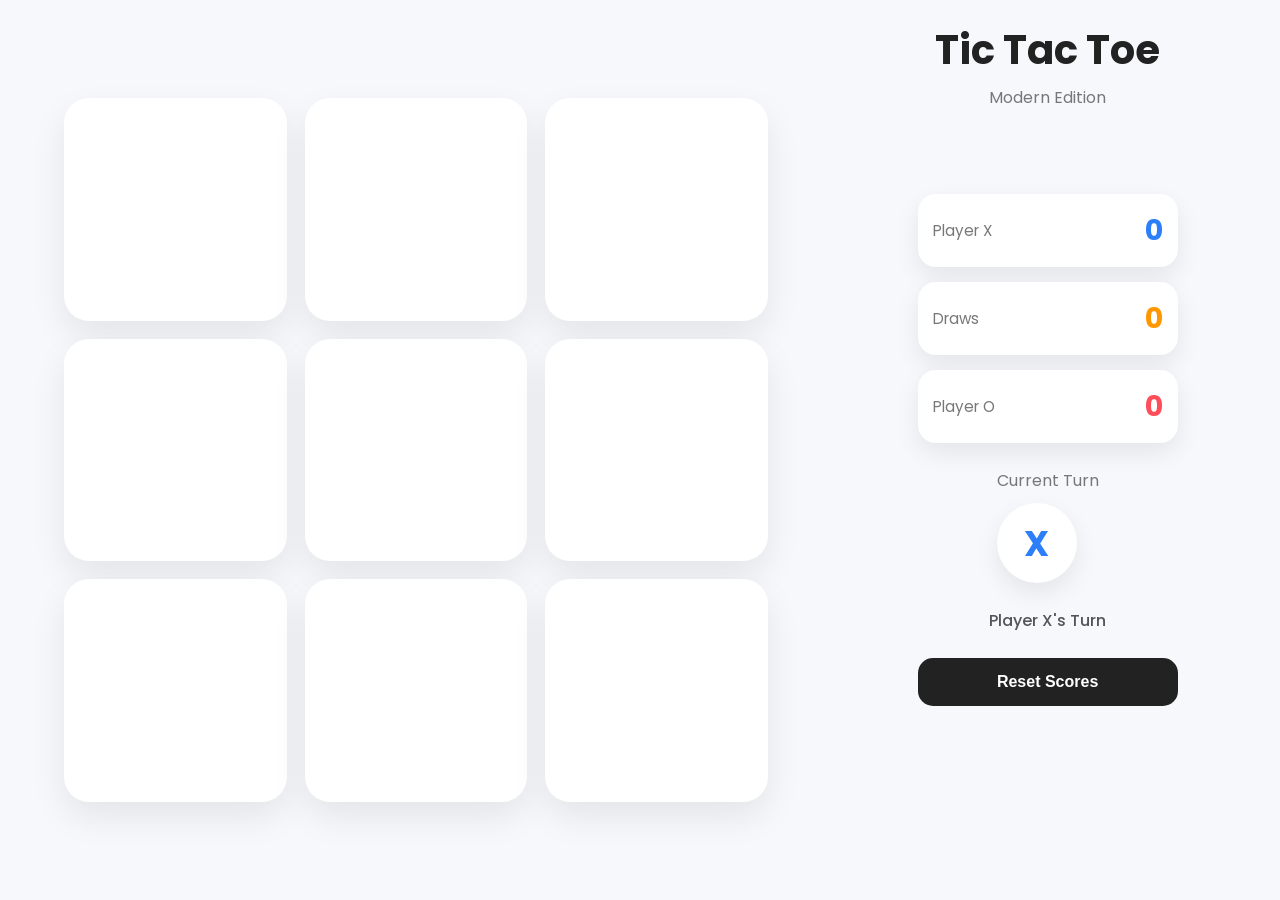
<file: games/tic-tac-toe/index.html>
<!DOCTYPE html>
<html lang="en">
<head>
    <meta charset="UTF-8">
    <meta name="viewport" content="width=device-width, initial-scale=1.0">
    

    <title>Tic Tac Toe</title>

    <link rel="icon" type="image/png" href="assets/favicon.png">

    <!-- Google Font -->
    <link rel="preconnect" href="https://fonts.googleapis.com">
    <link rel="preconnect" href="https://fonts.gstatic.com" crossorigin>
    <link href="https://fonts.googleapis.com/css2?family=Poppins:wght@400;500;600;700&display=swap" rel="stylesheet">

    <link rel="stylesheet" href="style.css">
</head>

<body>

<div class="game-container">


    <!-- Title -->
    <header class="title">

        <h1>Tic Tac Toe</h1>
        <p>Modern Edition</p>

    </header>



    <main class="game-area">


        <!-- LEFT : GAME BOARD -->

        <section class="board" id="board">

            <div class="cell" data-index="0"></div>
            <div class="cell" data-index="1"></div>
            <div class="cell" data-index="2"></div>

            <div class="cell" data-index="3"></div>
            <div class="cell" data-index="4"></div>
            <div class="cell" data-index="5"></div>

            <div class="cell" data-index="6"></div>
            <div class="cell" data-index="7"></div>
            <div class="cell" data-index="8"></div>

        </section>




        <!-- RIGHT : INFORMATION PANEL -->

        <section class="info-panel">


            <!-- Score -->

            <div class="score-panel">

                <div class="score-box x-box">

                    <span>Player X</span>
                    <strong id="xScore">0</strong>

                </div>


                <div class="score-box draw-box">

                    <span>Draws</span>
                    <strong id="drawScore">0</strong>

                </div>


                <div class="score-box o-box">

                    <span>Player O</span>
                    <strong id="oScore">0</strong>

                </div>


            </div>





            <!-- Current Turn -->

            <div class="turn-panel">

                <p>Current Turn</p>

                <div id="turnIndicator" class="turn-indicator">
                    X
                </div>

            </div>





            <!-- Game Message -->

            <div class="status-panel">

                <p id="statusText">
                    Player X starts
                </p>

            </div>





            <!-- Reset -->

            <button id="resetBtn">

                Reset Scores

            </button>


        </section>


    </main>


</div>



<script src="script.js"></script>

</body>
</html>
</file>
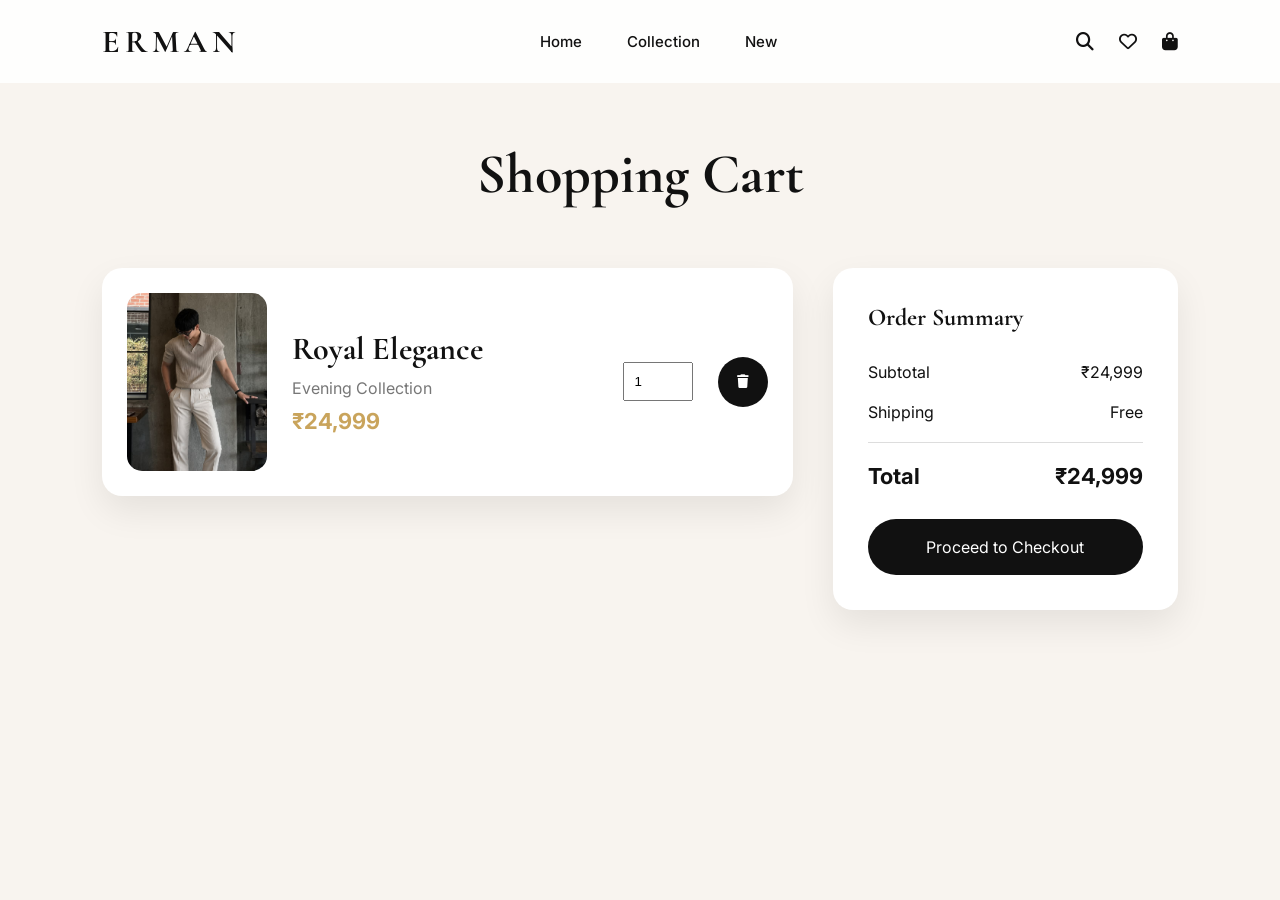
<file: projects/erman-collection/cart.html>
<!DOCTYPE html>
<html lang="en">

<head>

    <meta charset="UTF-8">
    <meta name="viewport" content="width=device-width, initial-scale=1.0">

    <title>Shopping Cart | Erman Collection</title>

    <link rel="stylesheet" href="css/style.css">
    <link rel="stylesheet" href="css/cart.css">

    <link rel="preconnect" href="https://fonts.googleapis.com">
    <link rel="preconnect" href="https://fonts.gstatic.com" crossorigin>

    <link href="https://fonts.googleapis.com/css2?family=Cormorant+Garamond:wght@400;500;600;700&family=Inter:wght@300;400;500;600&display=swap" rel="stylesheet">

    <link rel="stylesheet"
    href="https://cdnjs.cloudflare.com/ajax/libs/font-awesome/6.7.2/css/all.min.css">

</head>

<body>

<header class="header">

    <a href="index.html" class="logo">ERMAN</a>

    <nav class="navbar">

        <a href="index.html">Home</a>
        <a href="collection.html">Collection</a>
        <a href="index.html#new">New</a>

    </nav>

    <div class="nav-icons">

        <i class="fa-solid fa-magnifying-glass"></i>
        <i class="fa-regular fa-heart"></i>
        <i class="fa-solid fa-bag-shopping"></i>

    </div>

</header>

<section class="cart-page">

    <h1>Shopping Cart</h1>

    <div class="cart-container">

        <div class="cart-items">

            <div class="cart-item">

                <img src="assets/images/dress-1.jpeg" alt="Dress">

                <div class="cart-info">

                    <h3>Royal Elegance</h3>

                    <p>Evening Collection</p>

                    <span>₹24,999</span>

                </div>

                <input type="number" value="1" min="1">

                <button class="remove-btn">
                    <i class="fa-solid fa-trash"></i>
                </button>

            </div>

        </div>

        <div class="cart-summary">

            <h2>Order Summary</h2>

            <div class="summary-row">

                <span>Subtotal</span>

                <span>₹24,999</span>

            </div>

            <div class="summary-row">

                <span>Shipping</span>

                <span>Free</span>

            </div>

            <div class="summary-row total">

                <span>Total</span>

                <span>₹24,999</span>

            </div>

            <a href="#" class="checkout-btn">
                Proceed to Checkout
            </a>

        </div>

    </div>

</section>

<script src="js/script.js"></script>

</body>

</html>
</file>
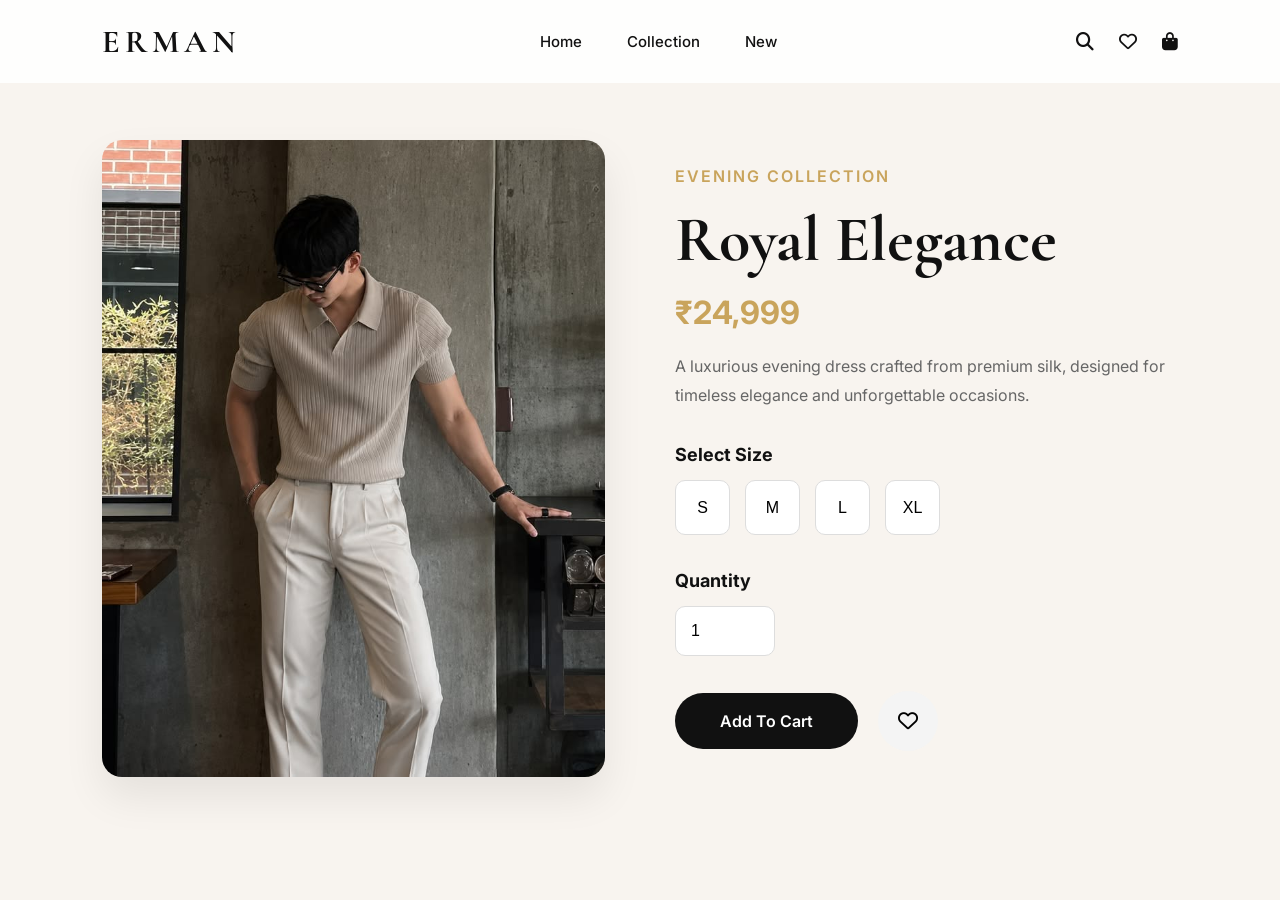
<file: projects/erman-collection/product.html>
<!DOCTYPE html>
<html lang="en">

<head>

    <meta charset="UTF-8">
    <meta name="viewport" content="width=device-width, initial-scale=1.0">

    <title>Royal Elegance | Erman Collection</title>

    <link rel="stylesheet" href="css/style.css">
    <link rel="stylesheet" href="css/product.css">

    <link rel="preconnect" href="https://fonts.googleapis.com">

    <link rel="preconnect" href="https://fonts.gstatic.com" crossorigin>

    <link href="https://fonts.googleapis.com/css2?family=Cormorant+Garamond:wght@400;500;700&family=Inter:wght@300;400;500;600&display=swap" rel="stylesheet">

    <link rel="stylesheet"
    href="https://cdnjs.cloudflare.com/ajax/libs/font-awesome/6.7.2/css/all.min.css">

</head>

<body>

<header class="header">

    <a href="index.html" class="logo">ERMAN</a>

    <nav class="navbar">

        <a href="index.html">Home</a>
        <a href="collection.html">Collection</a>
        <a href="index.html#new">New</a>

    </nav>

    <div class="nav-icons">

        <i class="fa-solid fa-magnifying-glass"></i>

        <i class="fa-regular fa-heart"></i>

        <i class="fa-solid fa-bag-shopping"></i>

    </div>

</header>

<!-- PRODUCT -->

<section class="product-page">

    <div class="product-image">

        <img src="assets/images/dress-1.jpeg" alt="Royal Elegance">

    </div>

    <div class="product-details">

        <span class="category">Evening Collection</span>

        <h1>Royal Elegance</h1>

        <h2>₹24,999</h2>

        <p>

            A luxurious evening dress crafted from premium silk,
            designed for timeless elegance and unforgettable occasions.

        </p>

        <h4>Select Size</h4>

        <div class="sizes">

            <button>S</button>
            <button>M</button>
            <button>L</button>
            <button>XL</button>

        </div>

        <h4>Quantity</h4>

        <input type="number" value="1" min="1">

        <div class="product-buttons">

            <a href="cart.html" class="buy-btn">

                Add To Cart

            </a>

            <button class="wish-btn">

                <i class="fa-regular fa-heart"></i>

            </button>

        </div>

    </div>

</section>

<script src="js/script.js"></script>

</body>

</html>
</file>
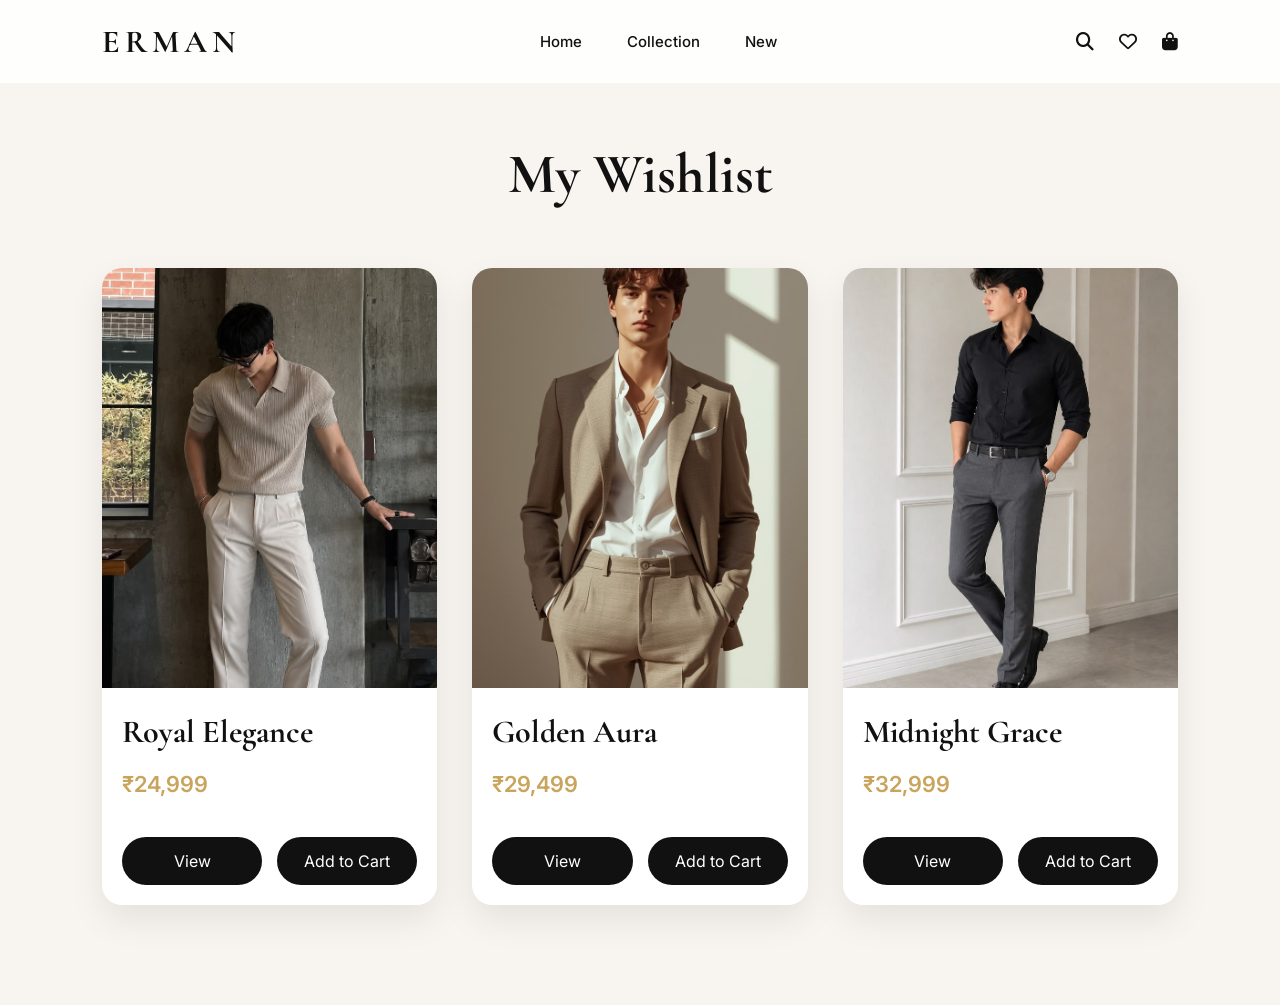
<file: projects/erman-collection/wishlist.html>
<!DOCTYPE html>
<html lang="en">

<head>

    <meta charset="UTF-8">
    <meta name="viewport" content="width=device-width, initial-scale=1.0">

    <title>Wishlist | Erman Collection</title>

    <link rel="stylesheet" href="css/style.css">
    <link rel="stylesheet" href="css/wishlist.css">

    <link rel="preconnect" href="https://fonts.googleapis.com">
    <link rel="preconnect" href="https://fonts.gstatic.com" crossorigin>

    <link href="https://fonts.googleapis.com/css2?family=Cormorant+Garamond:wght@400;500;600;700&family=Inter:wght@300;400;500;600&display=swap" rel="stylesheet">

    <link rel="stylesheet"
    href="https://cdnjs.cloudflare.com/ajax/libs/font-awesome/6.7.2/css/all.min.css">

</head>

<body>

<header class="header">

    <a href="index.html" class="logo">ERMAN</a>

    <nav class="navbar">

        <a href="index.html">Home</a>
        <a href="collection.html">Collection</a>
        <a href="index.html#new">New</a>

    </nav>

    <div class="nav-icons">

        <i class="fa-solid fa-magnifying-glass"></i>
        <i class="fa-regular fa-heart"></i>
        <i class="fa-solid fa-bag-shopping"></i>

    </div>

</header>

<section class="wishlist-page">

    <h1>My Wishlist</h1>

    <div class="wishlist-grid">

        <div class="wishlist-card">

            <img src="assets/images/dress-1.jpeg" alt="Royal Elegance">

            <h3>Royal Elegance</h3>

            <p>₹24,999</p>

            <div class="wishlist-buttons">

                <a href="product.html" class="view-btn">View</a>

                <a href="cart.html" class="cart-btn">
                    Add to Cart
                </a>

            </div>

        </div>

        <div class="wishlist-card">

            <img src="assets/images/dress-2.jpeg" alt="Golden Aura">

            <h3>Golden Aura</h3>

            <p>₹29,499</p>

            <div class="wishlist-buttons">

                <a href="product.html" class="view-btn">View</a>

                <a href="cart.html" class="cart-btn">
                    Add to Cart
                </a>

            </div>

        </div>

        <div class="wishlist-card">

            <img src="assets/images/dress-3.jpeg" alt="Midnight Grace">

            <h3>Midnight Grace</h3>

            <p>₹32,999</p>

            <div class="wishlist-buttons">

                <a href="product.html" class="view-btn">View</a>

                <a href="cart.html" class="cart-btn">
                    Add to Cart
                </a>

            </div>

        </div>

    </div>

</section>

<script src="js/script.js"></script>

</body>

</html>
</file>
<file: games/tic-tac-toe/style.css>
/* ===================================
      MODERN TIC TAC TOE
      STYLE.CSS PART 1
=================================== */


/* RESET */

*{
    margin:0;
    padding:0;
    box-sizing:border-box;
}


/* BODY */

body{

    font-family:'Poppins',sans-serif;

    background:#f7f8fc;

    min-height:100vh;

    overflow:hidden;

    color:#222;

}



/* MAIN CONTAINER */

.game-container{

    width:100%;

    height:100vh;

    display:flex;

    flex-direction:column;

    justify-content:center;

}




/* TITLE */

.title{

    position:absolute;

    right:8vw;

    top:20px;

    transform:none;

    text-align:center;

    width:260px;

}



.title h1{

    font-size:2.5rem;

    font-weight:700;

}



.title p{

    color:#777;

    margin-top:5px;

}





/* GAME AREA */

.game-area{

    width:100%;

    height:100%;

    display:flex;

    align-items:center;

}

/* ===================================
      BOARD SECTION
      STYLE.CSS PART 2
=================================== */


/* BIG GAME BOARD */

.board{

    margin-left:5vw;

    width:55vw;
    height:55vw;

    max-width:720px;
    max-height:720px;


    display:grid;

    grid-template-columns:repeat(3, minmax(0,1fr));
    grid-template-rows:repeat(3, minmax(0,1fr));


    gap:18px;

}




/* CELLS */

.cell{

    width:100%;
    height:100%;

    background:white;

    border-radius:25px;

    display:flex;
    align-items:center;
    justify-content:center;

    font-size:80px;

    font-weight:700;

    cursor:pointer;

    box-shadow:
    0 15px 35px rgba(0,0,0,0.08);


    user-select:none;


    /* keeps the box fixed */
    min-width:0;
    min-height:0;

    overflow:hidden;


    /* smooth effects */
    transition:
    background .3s ease,
    color .3s ease,
    box-shadow .3s ease;

}



/* SMALL HOVER EFFECT ONLY
   (NO SCALE - prevents size bug)
*/

.cell:hover{

    box-shadow:

    0 20px 40px rgba(0,0,0,0.15);

}





/* X AND O COLORS */

.cell.x{

    color:#2d7ff9;

}


.cell.o{

    color:#ff4d5a;

}





/* X WIN */

.cell.win-x{

    background:#2d7ff9;

    color:white;

}





/* O WIN */

.cell.win-o{

    background:#ff4d5a;

    color:white;

}





/* DRAW */

.cell.draw{

    background:#ff9800;

    color:white;

}





/* WIN / DRAW EFFECT
   No scaling
*/

.cell.win-x,
.cell.win-o,
.cell.draw{

    box-shadow:

    0 0 35px rgba(0,0,0,0.25);

}

/* ===================================
      RIGHT PANEL
      STYLE.CSS PART 3
=================================== */


/* INFORMATION SIDE */

.info-panel{

    margin-left:auto;

    margin-right:8vw;


    width:260px;


    display:flex;

    flex-direction:column;

    align-items:center;

    gap:25px;

}






/* SCORE */

.score-panel{

    width:100%;

    display:flex;

    flex-direction:column;

    gap:15px;

}



.score-box{

    background:white;

    border-radius:18px;

    padding:15px;


    display:flex;

    justify-content:space-between;

    align-items:center;


    box-shadow:

    0 10px 25px rgba(0,0,0,.08);

}



.score-box span{

    color:#777;

    font-size:.95rem;

}



.score-box strong{

    font-size:1.8rem;

}





.x-box strong{

    color:#2d7ff9;

}



.o-box strong{

    color:#ff4d5a;

}



.draw-box strong{

    color:#ff9800;

}





/* CURRENT TURN */


.turn-panel{

    text-align:center;

}



.turn-panel p{

    color:#777;

    margin-bottom:10px;

}



.turn-indicator{

    width:80px;

    height:80px;


    background:white;

    border-radius:50%;


    display:flex;

    align-items:center;

    justify-content:center;


    font-size:2.2rem;

    font-weight:700;


    box-shadow:

    0 10px 25px rgba(0,0,0,.08);

    transition:
    color .3s ease,
    transform .3s ease,
    box-shadow .3s ease;

}



.turn-indicator.x{

    color:#2d7ff9;

}



.turn-indicator.o{

    color:#ff4d5a;

}





/* STATUS MESSAGE */


.status-panel{

    text-align:center;

    color:#555;

    font-weight:500;

}







/* RESET BUTTON */


button{


    width:260px;

    padding:15px;


    border:none;


    border-radius:15px;


    background:#222;

    color:white;


    font-size:1rem;

    font-weight:600;


    cursor:pointer;


    transition:.25s;

}



button:hover{

    background:#000;

}





/* =========================
       MOBILE VERSION
========================= */


@media(max-width:900px){


    body{

        overflow:auto;

    }



    .title{

        position:relative;

        top:auto;

        left:auto;

        transform:none;

        margin:20px auto;

    }



    .game-container{

        height:auto;

    }



    .game-area{

        flex-direction:column;

        gap:30px;

    }




    .board{

        margin:0;

        width:90vw;

        height:90vw;

    }




    .info-panel{

        margin:0;

        width:90vw;

    }




    button{

        width:90vw;

    }


}

/* WIN EFFECTS */

.cell.win-x{

    background:#2d7ff9;

    color:white;

    box-shadow:
    0 0 30px rgba(45,127,249,0.7);

}



.cell.win-o{

    background:#ff4d5a;

    color:white;

    box-shadow:
    0 0 30px rgba(255,77,90,0.7);

}




/* DRAW EFFECT */

.cell.draw{

    background:#ff9800;

    color:white;

    box-shadow:
    0 0 30px rgba(255,152,0,0.7);

}

.score-box strong{

    font-size:1.8rem;

    transition:
    transform .3s ease,
    color .3s ease;

}

.score-change{

    animation:scorePop .3s ease;

}


@keyframes scorePop{

    0%{

        transform:scale(1);

    }


    50%{

        transform:scale(1.3);

    }


    100%{

        transform:scale(1);

    }

}
</file>
<file: projects/erman-collection/css/style.css>
/*==============================
    GOOGLE FONTS
==============================*/
@import url('https://fonts.googleapis.com/css2?family=Cormorant+Garamond:wght@400;500;600;700&family=Inter:wght@300;400;500;600;700&display=swap');

/*==============================
    RESET
==============================*/

*{
    margin:0;
    padding:0;
    box-sizing:border-box;
    text-decoration:none;
    list-style:none;
}

html{
    scroll-behavior:smooth;
}

body{
    font-family:'Inter',sans-serif;
    background:#f8f4ef;
    color:#111;
    overflow-x:hidden;
}

/*==============================
    VARIABLES
==============================*/

:root{

    --gold:#c9a45c;
    --black:#111111;
    --white:#ffffff;
    --gray:#666666;
    --bg:#f8f4ef;

}

/*==============================
    HEADER
==============================*/

.header{

    position:fixed;
    top:0;
    left:0;
    width:100%;

    display:flex;
    justify-content:space-between;
    align-items:center;

    padding:22px 8%;

    background:rgba(255,255,255,.85);
    backdrop-filter:blur(15px);

    z-index:1000;

    transition:.35s;

}

.logo{

    font-size:2rem;
    font-family:'Cormorant Garamond',serif;
    color:var(--black);
    letter-spacing:5px;
    font-weight:700;

}

.navbar{

    display:flex;
    gap:45px;

}

.navbar a{

    color:var(--black);
    font-size:15px;
    font-weight:500;
    position:relative;

}

.navbar a::after{

    content:"";

    position:absolute;
    left:0;
    bottom:-8px;

    width:0%;
    height:2px;

    background:var(--gold);

    transition:.35s;

}

.navbar a:hover::after{

    width:100%;

}

.nav-icons{

    display:flex;
    gap:25px;
    align-items:center;

}

.nav-icons i{

    font-size:18px;
    cursor:pointer;
    transition:.3s;

}

.nav-icons i:hover{

    color:var(--gold);
    transform:translateY(-2px);

}

#menu-btn{

    display:none;

}

/*==============================
    HERO
==============================*/

.hero{

    height:100vh;

    display:flex;
    align-items:center;

    padding:0 8%;

    background:
    linear-gradient(
        rgba(0,0,0,.35),
        rgba(0,0,0,.35)
    ),
    url("../assets/images/hero.jpg");

    background-size:cover;
    background-position:center;

}

.hero-content{

    max-width:620px;

    color:white;

}

.hero-content span{

    color:var(--gold);

    letter-spacing:4px;

    text-transform:uppercase;

    font-size:14px;

}

.hero-content h1{

    font-family:'Cormorant Garamond',serif;

    font-size:5.8rem;

    line-height:1;

    margin:20px 0;

}

.hero-content p{

    font-size:18px;

    line-height:1.8;

    max-width:500px;

    margin-bottom:40px;

}

.btn{

    display:inline-block;

    padding:18px 42px;

    background:var(--gold);

    color:white;

    font-weight:600;

    border-radius:50px;

    transition:.35s;

}

.btn:hover{

    background:#111;

    transform:translateY(-5px);

}

/*==============================
    RESPONSIVE
==============================*/

@media(max-width:992px){

.hero-content h1{

    font-size:4rem;

}

}

@media(max-width:768px){

.navbar{

    display:none;

}

#menu-btn{

    display:block;

}

.hero{

    text-align:center;
    justify-content:center;

}

.hero-content{

    max-width:100%;

}

.hero-content h1{

    font-size:3.3rem;

}

.hero-content p{

    font-size:16px;

}

}

/*==============================
    FEATURED
==============================*/

.featured{

    padding:120px 8%;

    background:#fff;

}

.section-title{

    text-align:center;

    margin-bottom:70px;

}

.section-title span{

    color:var(--gold);

    text-transform:uppercase;

    letter-spacing:3px;

    font-size:14px;

}

.section-title h2{

    font-family:'Cormorant Garamond',serif;

    font-size:3rem;

    margin:15px 0;

}

.section-title p{

    max-width:650px;

    margin:auto;

    color:var(--gray);

    line-height:1.8;

}

.featured-grid{

    display:grid;

    grid-template-columns:repeat(auto-fit,minmax(300px,1fr));

    gap:35px;

}

.dress-card{

    background:#fff;

    border-radius:18px;

    overflow:hidden;

    box-shadow:0 15px 40px rgba(0,0,0,.08);

    transition:.4s;

}

.dress-card:hover{

    transform:translateY(-12px);

}

.dress-image{

    overflow:hidden;

}

.dress-image img{

    width:100%;

    height:430px;

    object-fit:cover;

    transition:.5s;

}

.dress-card:hover img{

    transform:scale(1.08);

}

.dress-info{

    padding:25px;

}

.dress-info h3{

    font-family:'Cormorant Garamond',serif;

    font-size:2rem;

}

.dress-info p{

    color:var(--gray);

    margin:10px 0 20px;

}

.price-row{

    display:flex;

    justify-content:space-between;

    align-items:center;

}

.price{

    color:var(--gold);

    font-weight:700;

    font-size:20px;

}

.price-row button{

    border:none;

    background:var(--gold);

    color:#fff;

    padding:12px 28px;

    border-radius:30px;

    cursor:pointer;

    transition:.3s;

}

.price-row button:hover{

    background:#111;

}

/*==============================
NEW COLLECTION
==============================*/

.new-collection{

    display:grid;
    grid-template-columns:1fr 1fr;
    gap:60px;

    align-items:center;

    padding:120px 8%;

    background:#f8f4ef;

}

.collection-left span{

    color:var(--gold);

    text-transform:uppercase;

    letter-spacing:4px;

}

.collection-left h2{

    font-size:3.5rem;

    font-family:'Cormorant Garamond',serif;

    margin:20px 0;

}

.collection-left p{

    color:var(--gray);

    line-height:1.8;

    margin-bottom:35px;

}

.collection-right img{

    width:100%;

    border-radius:20px;

    transition:.5s;

}

.collection-right img:hover{

    transform:scale(1.03);

}

@media(max-width:900px){

.new-collection{

grid-template-columns:1fr;

}

}

/*==============================
BRAND STORY
==============================*/

.brand-story{

    display:grid;
    grid-template-columns:1fr 1fr;
    gap:70px;
    align-items:center;

    padding:120px 8%;

    background:#fff;

}

.story-image{

    overflow:hidden;
    border-radius:20px;

}

.story-image img{

    width:100%;
    display:block;
    transition:.5s;

}

.story-image:hover img{

    transform:scale(1.05);

}

.story-content span{

    color:var(--gold);

    letter-spacing:4px;

    text-transform:uppercase;

}

.story-content h2{

    font-family:'Cormorant Garamond',serif;

    font-size:3.5rem;

    margin:20px 0;

}

.story-content p{

    color:var(--gray);

    line-height:1.9;

    margin-bottom:20px;

}

@media(max-width:900px){

.brand-story{

grid-template-columns:1fr;

}

.story-content{

text-align:center;

}

}

/*==============================
            STATS
==============================*/

.stats{

    padding:100px 8%;

    display:grid;

    grid-template-columns:repeat(auto-fit,minmax(220px,1fr));

    gap:30px;

    background:#111111;

}

.stat-box{

    background:rgba(255,255,255,.05);

    border:1px solid rgba(255,255,255,.08);

    border-radius:18px;

    padding:45px 20px;

    text-align:center;

    transition:.35s;

}

.stat-box:hover{

    transform:translateY(-10px);

    border-color:#C9A45C;

}

.stat-box h2{

    color:#C9A45C;

    font-size:3rem;

    font-family:'Cormorant Garamond',serif;

    margin-bottom:10px;

}

.stat-box p{

    color:#f5f5f5;

    font-size:16px;

    letter-spacing:1px;

}

/*==============================
        LATEST COLLECTION
==============================*/

.latest{

    padding:120px 8%;

    background:#fff;

}

.latest-grid{

    display:grid;

    grid-template-columns:repeat(auto-fit,minmax(320px,1fr));

    gap:30px;

}

.latest-card{

    position:relative;

    overflow:hidden;

    border-radius:18px;

}

.latest-card img{

    width:100%;

    height:520px;

    object-fit:cover;

    transition:.5s;

    display:block;

}

.latest-card:hover img{

    transform:scale(1.08);

}

.latest-overlay{

    position:absolute;

    inset:0;

    background:linear-gradient(
        transparent,
        rgba(0,0,0,.75)
    );

    display:flex;

    flex-direction:column;

    justify-content:flex-end;

    padding:35px;

}

.latest-overlay h3{

    color:white;

    font-family:'Cormorant Garamond',serif;

    font-size:2rem;

    margin-bottom:15px;

}

.latest-overlay a{

    width:max-content;

    color:white;

    border:1px solid #fff;

    padding:12px 30px;

    border-radius:40px;

    transition:.3s;

}

.latest-overlay a:hover{

    background:#C9A45C;

    border-color:#C9A45C;

}

/*==============================
        TESTIMONIALS
==============================*/

.testimonials{

    padding:120px 8%;

    background:#f8f4ef;

}

.testimonial-container{

    display:grid;

    grid-template-columns:repeat(auto-fit,minmax(300px,1fr));

    gap:30px;

}

.testimonial-card{

    background:#fff;

    padding:40px;

    border-radius:20px;

    box-shadow:0 15px 35px rgba(0,0,0,.08);

    transition:.35s;

}

.testimonial-card:hover{

    transform:translateY(-10px);

}

.stars{

    color:#C9A45C;

    font-size:22px;

    margin-bottom:20px;

}

.testimonial-card p{

    line-height:1.8;

    color:#555;

    margin-bottom:25px;

}

.testimonial-card h3{

    font-family:'Cormorant Garamond',serif;

    font-size:1.6rem;

}

/*==============================
            LOADER
==============================*/

.loader{

    position:fixed;

    inset:0;

    background:#111111;

    display:flex;

    justify-content:center;

    align-items:center;

    z-index:999999;

    transition:opacity .8s ease,
               visibility .8s ease;

}

.loader.hide{

    opacity:0;

    visibility:hidden;

}

.loader-logo{

    text-align:center;

}

.loader-logo h1{

    font-family:'Cormorant Garamond',serif;

    color:#C9A45C;

    font-size:5rem;

    letter-spacing:10px;

}

.loader-logo span{

    color:white;

    letter-spacing:12px;

    font-size:.9rem;

}

.dress-card,
.latest-card,
.testimonial-card,
.stat-box{

    transition:.45s;

}

.dress-card:hover,
.latest-card:hover,
.testimonial-card:hover,
.stat-box:hover{

    transform:translateY(-15px);

}

/*==============================
    SCROLL REVEAL
==============================*/

.reveal{

    opacity:0;

    transform:translateY(80px);

    transition:all .8s ease;

}

.reveal.active{

    opacity:1;

    transform:translateY(0);

}
</file>
<file: projects/erman-collection/css/cart.css>
/*==============================
        CART PAGE
==============================*/

.cart-page{

    padding:140px 8% 100px;

}

.cart-page h1{

    text-align:center;
    font-size:3.5rem;
    font-family:'Cormorant Garamond',serif;
    margin-bottom:60px;

}

.cart-container{

    display:grid;
    grid-template-columns:2fr 1fr;
    gap:40px;

}

.cart-item{

    display:flex;
    align-items:center;
    gap:25px;
    padding:25px;
    background:#fff;
    border-radius:20px;
    box-shadow:0 15px 35px rgba(0,0,0,.08);
    margin-bottom:25px;

}

.cart-item img{

    width:140px;
    border-radius:15px;

}

.cart-info{

    flex:1;

}

.cart-info h3{

    font-family:'Cormorant Garamond',serif;
    font-size:2rem;

}

.cart-info p{

    color:#777;
    margin:10px 0;

}

.cart-info span{

    color:#C9A45C;
    font-size:22px;
    font-weight:bold;

}

.cart-item input{

    width:70px;
    padding:10px;

}

.remove-btn{

    border:none;
    background:#111;
    color:#fff;
    width:50px;
    height:50px;
    border-radius:50%;
    cursor:pointer;
    transition:.3s;

}

.remove-btn:hover{

    background:#C9A45C;

}

/* SUMMARY */

.cart-summary{

    background:#fff;
    padding:35px;
    border-radius:20px;
    box-shadow:0 15px 35px rgba(0,0,0,.08);
    height:fit-content;

}

.cart-summary h2{

    font-family:'Cormorant Garamond',serif;
    margin-bottom:30px;

}

.summary-row{

    display:flex;
    justify-content:space-between;
    margin-bottom:20px;

}

.total{

    font-size:22px;
    font-weight:bold;
    border-top:1px solid #ddd;
    padding-top:20px;

}

.checkout-btn{

    display:block;
    text-align:center;
    margin-top:30px;
    background:#111;
    color:#fff;
    padding:18px;
    border-radius:50px;
    transition:.3s;

}

.checkout-btn:hover{

    background:#C9A45C;

}

@media(max-width:900px){

.cart-container{

grid-template-columns:1fr;

}

.cart-item{

flex-direction:column;
text-align:center;

}

}
</file>
<file: projects/erman-collection/css/product.css>
/*==============================
        PRODUCT PAGE
==============================*/

.product-page{
    padding:140px 8% 100px;
    display:grid;
    grid-template-columns:1fr 1fr;
    gap:70px;
    align-items:center;
}

/*==============================
        PRODUCT IMAGE
==============================*/

.product-image{
    overflow:hidden;
    border-radius:20px;
    box-shadow:0 20px 40px rgba(0,0,0,.08);
}

.product-image img{
    width:100%;
    display:block;
    transition:.5s;
}

.product-image:hover img{
    transform:scale(1.05);
}

/*==============================
        PRODUCT DETAILS
==============================*/

.category{
    color:#C9A45C;
    font-weight:600;
    letter-spacing:2px;
    text-transform:uppercase;
}

.product-details h1{
    font-family:'Cormorant Garamond', serif;
    font-size:4rem;
    margin:15px 0;
}

.product-details h2{
    color:#C9A45C;
    font-size:2rem;
    margin-bottom:20px;
}

.product-details p{
    color:#666;
    line-height:1.8;
    margin-bottom:35px;
}

.product-details h4{
    margin-bottom:15px;
    font-size:18px;
}

/*==============================
        SIZE BUTTONS
==============================*/

.sizes{
    display:flex;
    gap:15px;
    margin-bottom:35px;
}

.sizes button{
    width:55px;
    height:55px;
    border:1px solid #ddd;
    background:#fff;
    border-radius:10px;
    cursor:pointer;
    transition:.3s;
    font-size:16px;
}

.sizes button:hover{
    background:#111;
    color:#fff;
    border-color:#111;
}

/*==============================
        QUANTITY
==============================*/

.product-details input{
    width:100px;
    padding:15px;
    border:1px solid #ddd;
    border-radius:10px;
    margin-bottom:35px;
    font-size:16px;
}

/*==============================
        BUTTONS
==============================*/

.product-buttons{
    display:flex;
    align-items:center;
    gap:20px;
}

.buy-btn{
    padding:18px 45px;
    background:#111;
    color:#fff;
    border-radius:50px;
    transition:.3s;
    font-weight:600;
}

.buy-btn:hover{
    background:#C9A45C;
}

.wish-btn{
    width:60px;
    height:60px;
    border:none;
    background:#f4f4f4;
    border-radius:50%;
    cursor:pointer;
    font-size:20px;
    transition:.3s;
}

.wish-btn:hover{
    background:#C9A45C;
    color:#fff;
}

/*==============================
        RESPONSIVE
==============================*/

@media(max-width:900px){

.product-page{

    grid-template-columns:1fr;
    gap:40px;

}

.product-details h1{

    font-size:3rem;

}

}
</file>
<file: projects/erman-collection/css/wishlist.css>
/*==============================
        WISHLIST
==============================*/

.wishlist-page{

    padding:140px 8% 100px;

}

.wishlist-page h1{

    text-align:center;
    font-size:3.5rem;
    margin-bottom:60px;
    font-family:'Cormorant Garamond',serif;

}

.wishlist-grid{

    display:grid;
    grid-template-columns:repeat(auto-fit,minmax(300px,1fr));
    gap:35px;

}

.wishlist-card{

    background:#fff;
    border-radius:20px;
    overflow:hidden;
    box-shadow:0 15px 35px rgba(0,0,0,.08);
    transition:.35s;

}

.wishlist-card:hover{

    transform:translateY(-10px);

}

.wishlist-card img{

    width:100%;
    height:420px;
    object-fit:cover;

}

.wishlist-card h3{

    margin:20px;
    font-family:'Cormorant Garamond',serif;
    font-size:2rem;

}

.wishlist-card p{

    margin:0 20px 20px;
    color:#C9A45C;
    font-size:22px;
    font-weight:600;

}

.wishlist-buttons{

    display:flex;
    gap:15px;
    padding:20px;

}

.view-btn,
.cart-btn{

    flex:1;
    text-align:center;
    padding:14px;
    border-radius:40px;
    color:#fff;
    background:#111;
    transition:.3s;

}

.view-btn:hover,
.cart-btn:hover{

    background:#C9A45C;

}

@media(max-width:768px){

.wishlist-card img{

height:330px;

}

}
</file>
